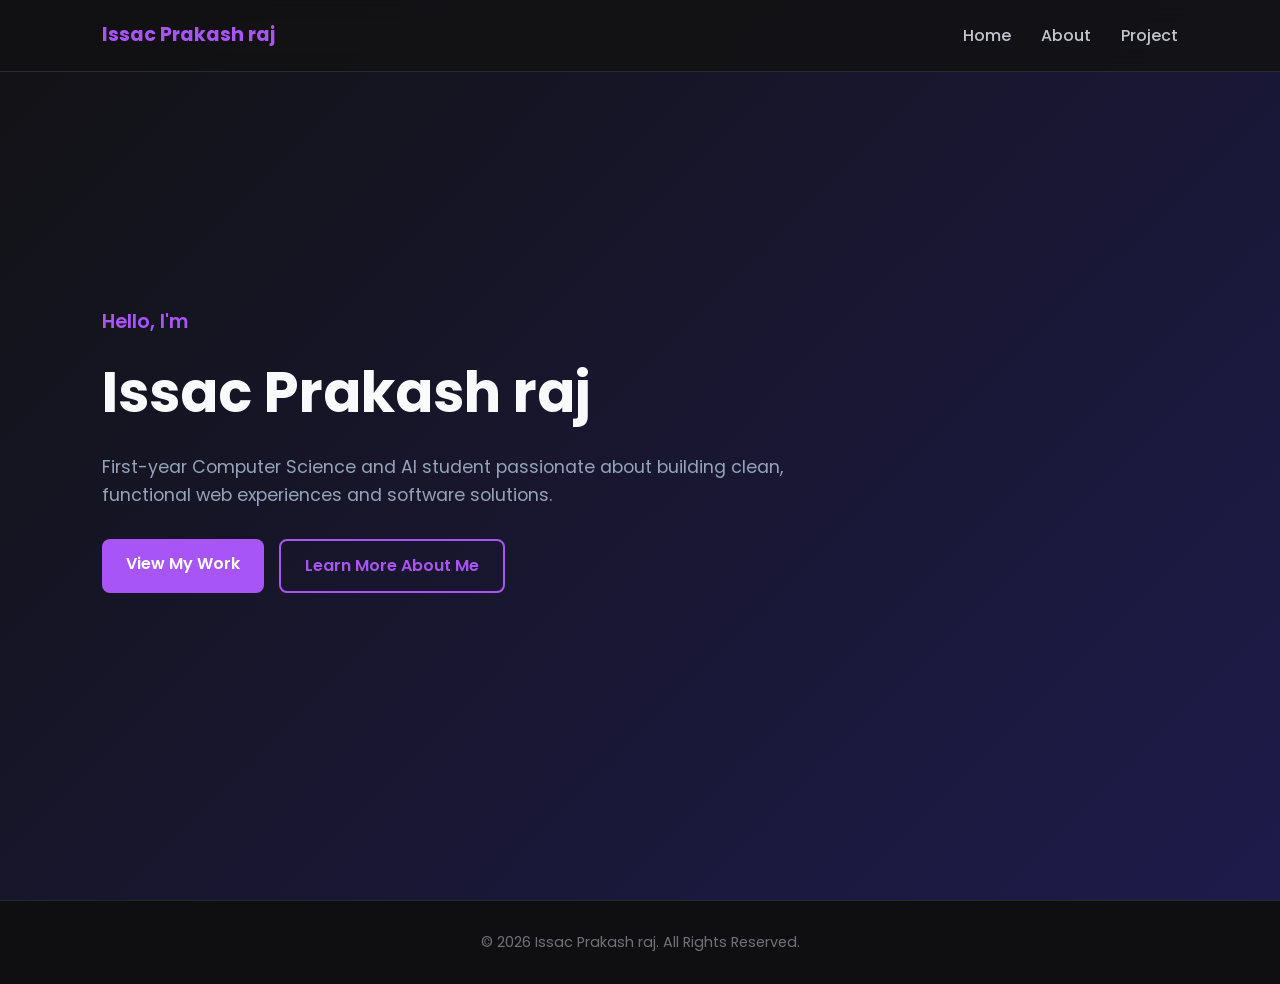
<file: Myportfolio.html/index.html>
<!DOCTYPE html>
<html lang="en">
<head>
    <meta charset="UTF-8">
    <meta name="viewport" content="width=device-width, initial-scale=1.0">
    <title>Home | Issac Prakash raj</title>
    <link rel="stylesheet" href="style.css">
    <link href="https://fonts.googleapis.com/css2?family=Poppins:wght@300;400;500;600;700&display=swap" rel="stylesheet">
</head>
<body>

    <!-- Navigation Bar -->
    <header>
        <div class="logo">Issac Prakash raj</div>
        <nav>
            <a href="index.html" class="active">Home</a>
            <a href="about.html">About</a>
            <a href="project.html">Project</a>
        </nav>
    </header>

    <!-- Hero / Home Section -->
    <section class="hero-section">
        <div class="hero-content">
            <span class="greeting">Hello, I'm</span>
            <h1>Issac Prakash raj</h1>
            <p>First-year Computer Science and AI student passionate about building clean, functional web experiences and software solutions.</p>
            <div class="hero-buttons">
                <a href="project.html" class="btn primary">View My Work</a>
                <a href="about.html" class="btn secondary">Learn More About Me</a>
            </div>
        </div>
    </section>

    <!-- Footer -->
    <footer>
        <p>&copy; 2026 Issac Prakash raj. All Rights Reserved.</p>
    </footer>

</body>
</html>
</file>
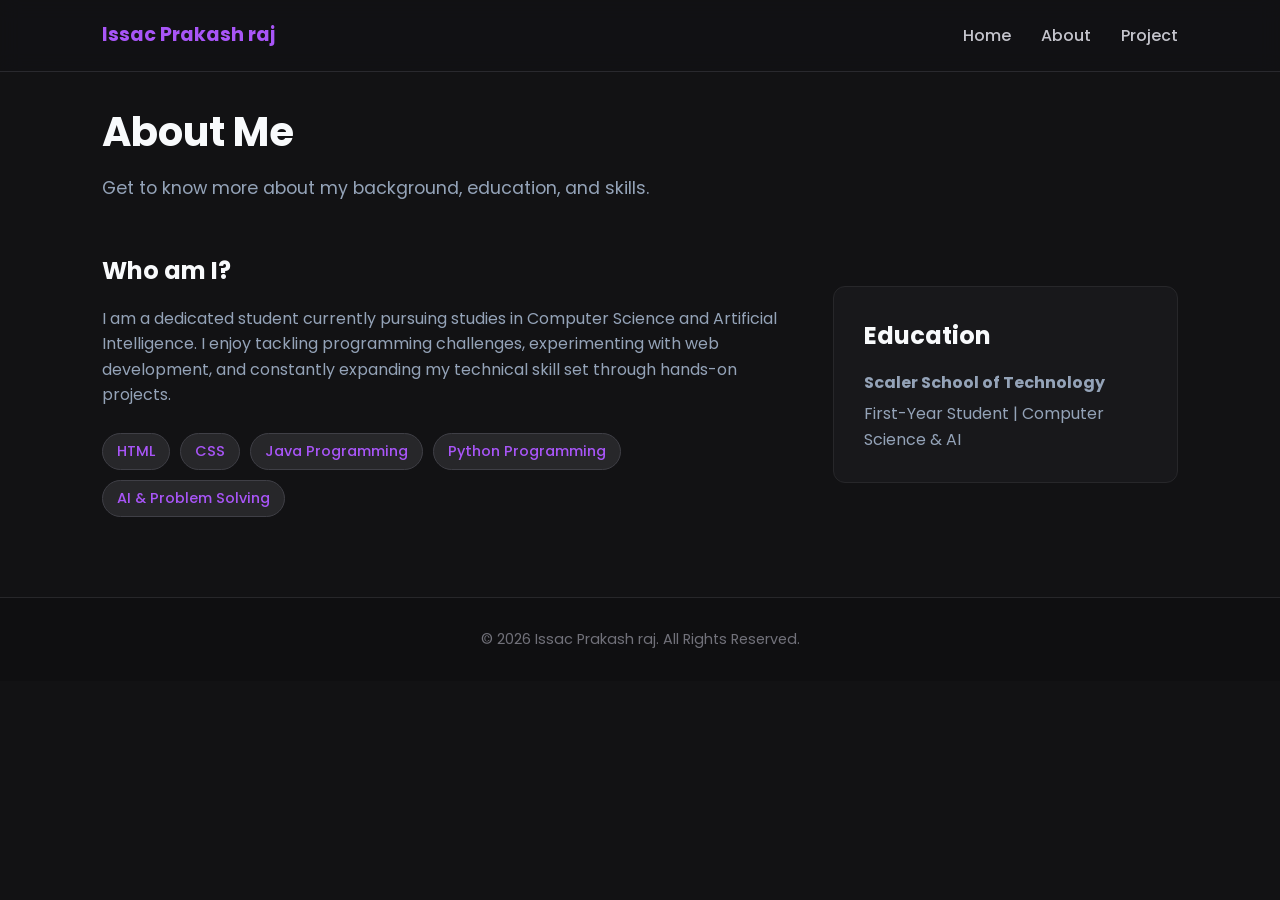
<file: Myportfolio.html/about.html>
<!DOCTYPE html>
<html lang="en">
<head>
    <meta charset="UTF-8">
    <meta name="viewport" content="width=device-width, initial-scale=1.0">
    <title>About | Issac Prakash raj</title>
    <link rel="stylesheet" href="style.css">
    <link href="https://fonts.googleapis.com/css2?family=Poppins:wght@300;400;500;600;700&display=swap" rel="stylesheet">
</head>
<body>

    <!-- Navigation Bar -->
    <header>
        <div class="logo">Issac Prakash raj</div>
        <nav>
            <a href="index.html">Home</a>
            <a href="about.html" class="active">About</a>
            <a href="project.html">Project</a>
        </nav>
    </header>

    <!-- About Section -->
    <section class="content-section">
        <div class="container">
            <h2>About Me</h2>
            <p class="section-subtitle">Get to know more about my background, education, and skills.</p>
            
            <div class="about-grid">
                <div class="about-text">
                    <h3>Who am I?</h3>
                    <p>I am a dedicated student currently pursuing studies in Computer Science and Artificial Intelligence. I enjoy tackling programming challenges, experimenting with web development, and constantly expanding my technical skill set through hands-on projects.</p>
                    <div class="skills-container">
                        <span class="skill-badge">HTML</span>
                        <span class="skill-badge">CSS</span>
                        <span class="skill-badge">Java Programming</span>
                        <span class="skill-badge">Python Programming</span>
                        <span class="skill-badge">AI & Problem Solving</span>
                    </div>
                </div>
                <div class="about-card">
                    <h3>Education</h3>
                    <p><strong>Scaler School of Technology</strong></p>
                    <p>First-Year Student | Computer Science & AI</p>
                </div>
            </div>
        </div>
    </section>

    <!-- Footer -->
    <footer>
        <p>&copy; 2026 Issac Prakash raj. All Rights Reserved.</p>
    </footer>

</body>
</html>
</file>
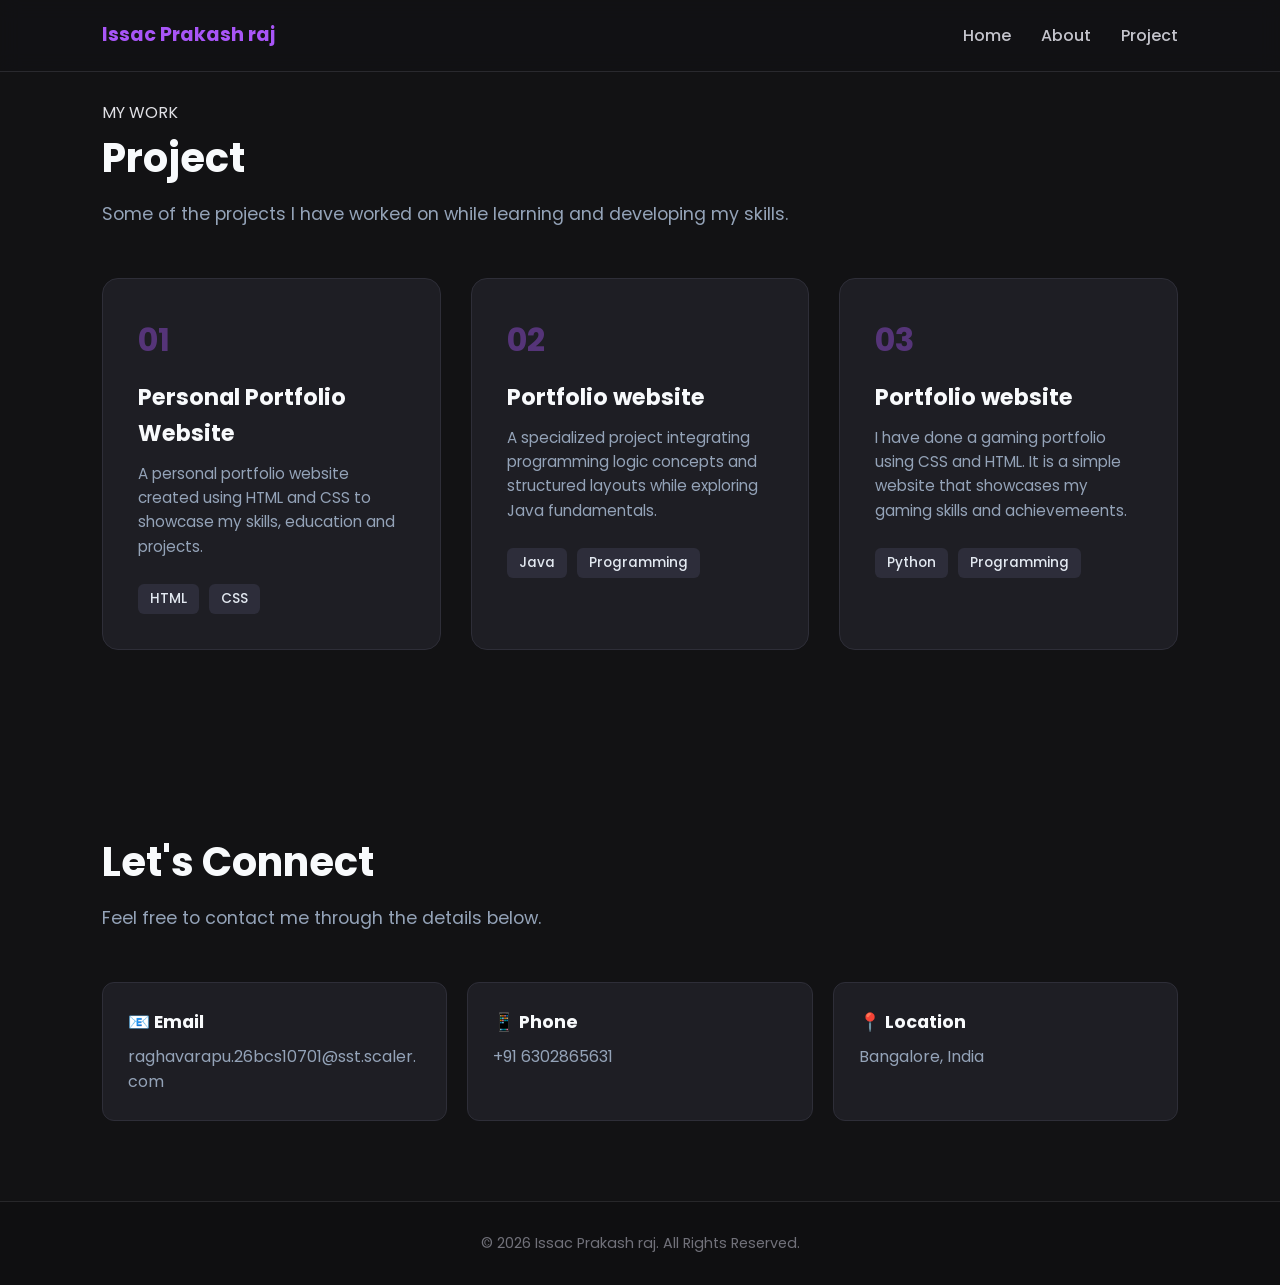
<file: Myportfolio.html/project.html>
<!DOCTYPE html>
<html lang="en">
<head>
    <meta charset="UTF-8">
    <meta name="viewport" content="width=device-width, initial-scale=1.0">
    <title>Project | Issac Prakash raj</title>
    <link rel="stylesheet" href="style.css">
    <link href="https://fonts.googleapis.com/css2?family=Poppins:wght@300;400;500;600;700&display=swap" rel="stylesheet">
</head>
<body>

    <!-- Navigation Bar -->
    <header>
        <div class="logo">Issac Prakash raj</div>
        <nav>
            <a href="index.html">Home</a>
            <a href="about.html">About</a>
            <a href="project.html" class="active">Project</a>
        </nav>
    </header>

    <!-- Projects Section -->
    <section class="content-section">
        <div class="container">
            <span class="sub-heading">MY WORK</span>
            <h2>Project</h2>
            <p class="section-subtitle">Some of the projects I have worked on while learning and developing my skills.</p>
            
            <div class="projects-grid">
                <!-- Project 01 -->
                <div class="project-card">
                    <span class="project-number">01</span>
                    <h3>Personal Portfolio Website</h3>
                    <p>A personal portfolio website created using HTML and CSS to showcase my skills, education and projects.</p>
                    <div class="project-tags">
                        <span>HTML</span>
                        <span>CSS</span>
                    </div>
                </div>

                <!-- Project 02 -->
                <div class="project-card">
                    <span class="project-number">02</span>
                    <h3>Portfolio website</h3>
                    <p>A specialized project integrating programming logic concepts and structured layouts while exploring Java fundamentals.</p>
                    <div class="project-tags">
                        <span>Java</span>
                        <span>Programming</span>
                    </div>
                </div>

                <!-- Project 03 -->
                <div class="project-card">
                    <span class="project-number">03</span>
                    <h3>Portfolio website</h3>
                    <p>I have done a gaming portfolio using CSS and HTML. It is a simple website that showcases my gaming skills and achievemeents.</p>
                    <div class="project-tags">
                        <span>Python</span>
                        <span>Programming</span>
                    </div>
                </div>
            </div>
        </div>
    </section>

    <!-- Contact / Let's Connect Section -->
    <section class="contact-section">
        <div class="container">
            <h2>Let's Connect</h2>
            <p class="section-subtitle">Feel free to contact me through the details below.</p>
            
            <div class="contact-cards">
                <div class="contact-card">
                    <h4>📧 Email</h4>
                    <p>raghavarapu.26bcs10701@sst.scaler.com</p>
                </div>
                <div class="contact-card">
                    <h4>📱 Phone</h4>
                    <p>+91 6302865631</p>
                </div>
                <div class="contact-card">
                    <h4>📍 Location</h4>
                    <p>Bangalore, India</p>
                </div>
            </div>
        </div>
    </section>

    <!-- Footer -->
    <footer>
        <p>&copy; 2026 Issac Prakash raj. All Rights Reserved.</p>
    </footer>

</body>
</html>
</file>
<file: Myportfolio.html/style.css>
* {
    margin: 0;
    padding: 0;
    box-sizing: border-box;
    font-family: 'Poppins', sans-serif;
    scroll-behavior: smooth;
}

body {
    background-color: #121214;
    color: #e1e1e6;
    line-height: 1.6;
}

/* Header & Navigation */
header {
    position: fixed;
    top: 0;
    left: 0;
    width: 100%;
    display: flex;
    justify-content: space-between;
    align-items: center;
    padding: 20px 8%;
    background: rgba(18, 18, 20, 0.9);
    backdrop-filter: blur(10px);
    z-index: 1000;
    border-bottom: 1px solid #29292e;
}

.logo {
    font-size: 1.2rem;
    font-weight: 700;
    color: #a855f7;
}

nav {
    display: flex;
    gap: 30px;
    align-items: center;
}

nav a {
    text-decoration: none;
    color: #c4c4cc;
    font-weight: 500;
    transition: color 0.3s;
}

nav a:hover {
    color: #a855f7;
}

nav .connect-btn {
    background: #a855f7;
    color: #fff;
    padding: 8px 18px;
    border-radius: 6px;
    transition: background 0.3s;
}

nav .connect-btn:hover {
    background: #9333ea;
    color: #fff;
}

/* Hero Section */
.hero-section {
    height: 100vh;
    display: flex;
    align-items: center;
    padding: 0 8%;
    background: linear-gradient(135deg, #121214 0%, #1e1b4b 100%);
}

.hero-content {
    max-width: 700px;
}

.greeting {
    color: #a855f7;
    font-weight: 600;
    font-size: 1.2rem;
    display: block;
    margin-bottom: 10px;
}

.hero-content h1 {
    font-size: 3.5rem;
    font-weight: 700;
    color: #f8fafc;
    margin-bottom: 15px;
}

.hero-content p {
    font-size: 1.1rem;
    color: #94a3b8;
    margin-bottom: 30px;
}

.hero-buttons {
    display: flex;
    gap: 15px;
}

.btn {
    padding: 12px 24px;
    border-radius: 8px;
    font-weight: 600;
    text-decoration: none;
    transition: all 0.3s ease;
}

.btn.primary {
    background: #a855f7;
    color: #fff;
}

.btn.primary:hover {
    background: #9333ea;
}

.btn.secondary {
    border: 2px solid #a855f7;
    color: #a855f7;
}

.btn.secondary:hover {
    background: #a855f7;
    color: #fff;
}

/* Shared Section Styling */
section {
    padding: 100px 8% 80px 8%;
}

.container {
    max-width: 1200px;
    margin: 0 auto;
}

section h2 {
    font-size: 2.5rem;
    font-weight: 700;
    color: #f8fafc;
    margin-bottom: 10px;
}

.section-subtitle {
    color: #94a3b8;
    margin-bottom: 50px;
    font-size: 1.1rem;
}

/* About Section */
.about-grid {
    display: grid;
    grid-template-columns: 2fr 1fr;
    gap: 40px;
    align-items: center;
}

.about-text h3, .about-card h3 {
    font-size: 1.5rem;
    color: #f8fafc;
    margin-bottom: 15px;
}

.about-text p {
    color: #94a3b8;
    margin-bottom: 25px;
}

.skills-container {
    display: flex;
    flex-wrap: wrap;
    gap: 10px;
}

.skill-badge {
    background: #27272a;
    color: #a855f7;
    padding: 6px 14px;
    border-radius: 20px;
    font-size: 0.9rem;
    font-weight: 500;
    border: 1px solid #3f3f46;
}

.about-card {
    background: #18181b;
    padding: 30px;
    border-radius: 12px;
    border: 1px solid #27272a;
}

.about-card p {
    color: #94a3b8;
    margin-top: 5px;
}

/* Projects Section */
.projects-section {
    background: #161619;
}

.projects-grid {
    display: grid;
    grid-template-columns: repeat(auto-fit, minmax(320px, 1fr));
    gap: 30px;
}

.project-card {
    background: #1e1e24;
    padding: 35px;
    border-radius: 16px;
    border: 1px solid #2e2e38;
    position: relative;
    transition: transform 0.3s, border-color 0.3s;
}

.project-card:hover {
    transform: translateY(-5px);
    border-color: #a855f7;
}

.project-number {
    font-size: 2rem;
    font-weight: 700;
    color: #a855f7;
    opacity: 0.4;
    display: block;
    margin-bottom: 15px;
}

.project-card h3 {
    font-size: 1.4rem;
    color: #f8fafc;
    margin-bottom: 10px;
}

.project-card p {
    color: #94a3b8;
    font-size: 0.95rem;
    margin-bottom: 25px;
}

.project-tags {
    display: flex;
    gap: 10px;
}

.project-tags span {
    background: #2d2d3a;
    color: #e2e8f0;
    padding: 4px 12px;
    border-radius: 6px;
    font-size: 0.85rem;
    font-weight: 500;
}

/* Contact Section */
.contact-cards {
    display: grid;
    grid-template-columns: repeat(auto-fit, minmax(280px, 1fr));
    gap: 20px;
}

.contact-card {
    background: #1e1e24;
    padding: 25px;
    border-radius: 12px;
    border: 1px solid #2e2e38;
}

.contact-card h4 {
    font-size: 1.1rem;
    color: #f8fafc;
    margin-bottom: 8px;
}

.contact-card p {
    color: #94a3b8;
    word-break: break-all;
}

/* Footer */
footer {
    text-align: center;
    padding: 30px;
    background: #0f0f11;
    color: #71717a;
    border-top: 1px solid #27272a;
    font-size: 0.9rem;
}

/* Responsive Design */
@media (max-width: 768px) {
    header {
        padding: 15px 5%;
    }
    nav {
        display: none; /* Can add mobile toggle later */
    }
    .hero-content h1 {
        font-size: 2.5rem;
    }
    .about-grid {
        grid-template-columns: 1fr;
    }
}
</file>
